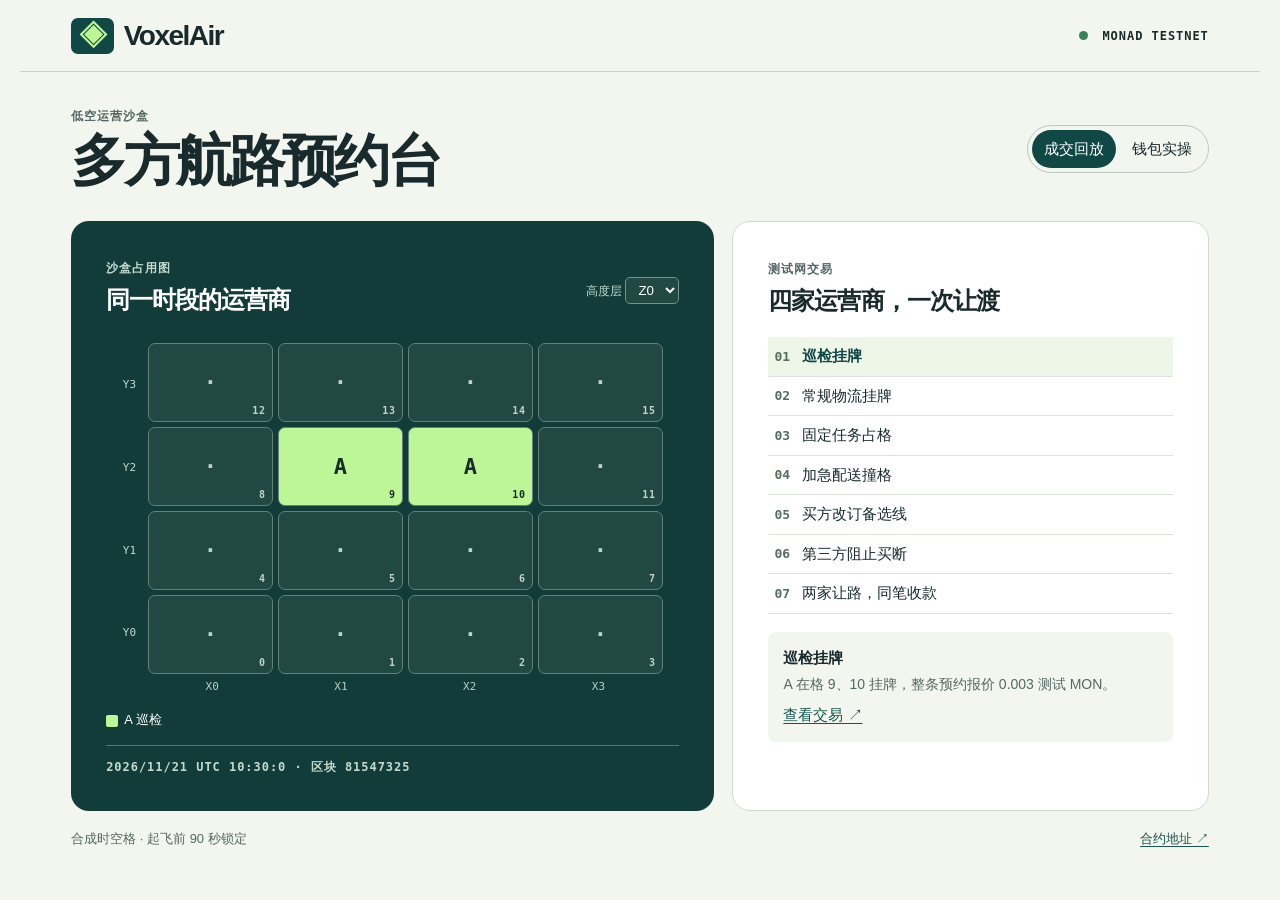
<file: index.html>
<!doctype html>
<html lang="zh-CN"><meta charset="utf-8"><meta name="viewport" content="width=device-width, initial-scale=1"><title>VoxelAir · 多方预约台</title>
<link rel="stylesheet" href="ui.css"><link rel="stylesheet" href="market.css"><body>
<header><div class="brand"><i>◈</i> VoxelAir</div><span class="network"><b></b> MONAD TESTNET</span></header>
<main><div class="intro"><div><small>低空运营沙盒</small><h1>多方航路预约台</h1></div><nav aria-label="模式"><button id="demoTab" aria-pressed="true">成交回放</button><button id="tradeTab" aria-pressed="false">钱包实操</button></nav></div>
<section id="workbench"><article class="chart"><div class="chart-head"><div><small>沙盒占用图</small><h2 id="mapTitle">同一时段的运营商</h2></div><label>高度层 <select id="level" aria-label="高度层"><option>Z0</option><option>Z1</option><option>Z2</option><option>Z3</option></select></label></div>
<div class="gridwrap"><div class="ylabels" aria-hidden="true"><span>Y3</span><span>Y2</span><span>Y1</span><span>Y0</span></div><div id="map" aria-label="空间格"></div><div class="xaxis" aria-hidden="true"><span>X0</span><span>X1</span><span>X2</span><span>X3</span></div></div><div id="legend" class="legend"></div><div id="slice" class="mapfoot"></div></article>
<article class="panel" id="history"><small>测试网交易</small><h2>四家运营商，一次让渡</h2><div id="timeline"></div><div class="detail" aria-live="polite"><strong id="result"></strong><p id="reason"></p><a id="receipt" target="_blank" rel="noopener">查看交易 ↗</a></div></article>
<article class="panel" id="trading" hidden><small>起飞前预约</small><h2>提交意向航线</h2><button id="connect">连接钱包</button> <span id="account"></span>
<label>起飞分钟（本机时间）<input id="start" type="datetime-local"></label>
<label>意向格号（按经过次序，用逗号分隔）<input id="route" value="6,10,14,15"></label>
<label>直接预约时的让路报价（测试 MON，0 为不可买断）<input id="price" value="0" type="text" inputmode="decimal"></label>
<label>随成交释放我的旧预约<select id="alt"><option value="">保留全部</option></select></label>
<details><summary>管理所选旧预约</summary><button id="release">释放整份预约</button> <button id="markDeparted">标记已起飞</button></details><div class="buttons"><button id="preview">读取占用与报价</button><button id="submit" disabled>提交</button></div>
<div class="detail"><strong id="intent">尚未核对报价</strong><ul id="quotes"></ul><p id="notice" role="status"></p><a id="lastTx" target="_blank" rel="noopener" hidden>查看本次交易 ↗</a></div></article></section>
<footer><span>合成时空格 · 起飞前 90 秒锁定</span><a id="contract" target="_blank" rel="noopener">合约地址 ↗</a></footer></main>
<script src="ethers.min.js"></script><script src="market-data.js"></script><script src="market.js"></script></body></html>
</file>
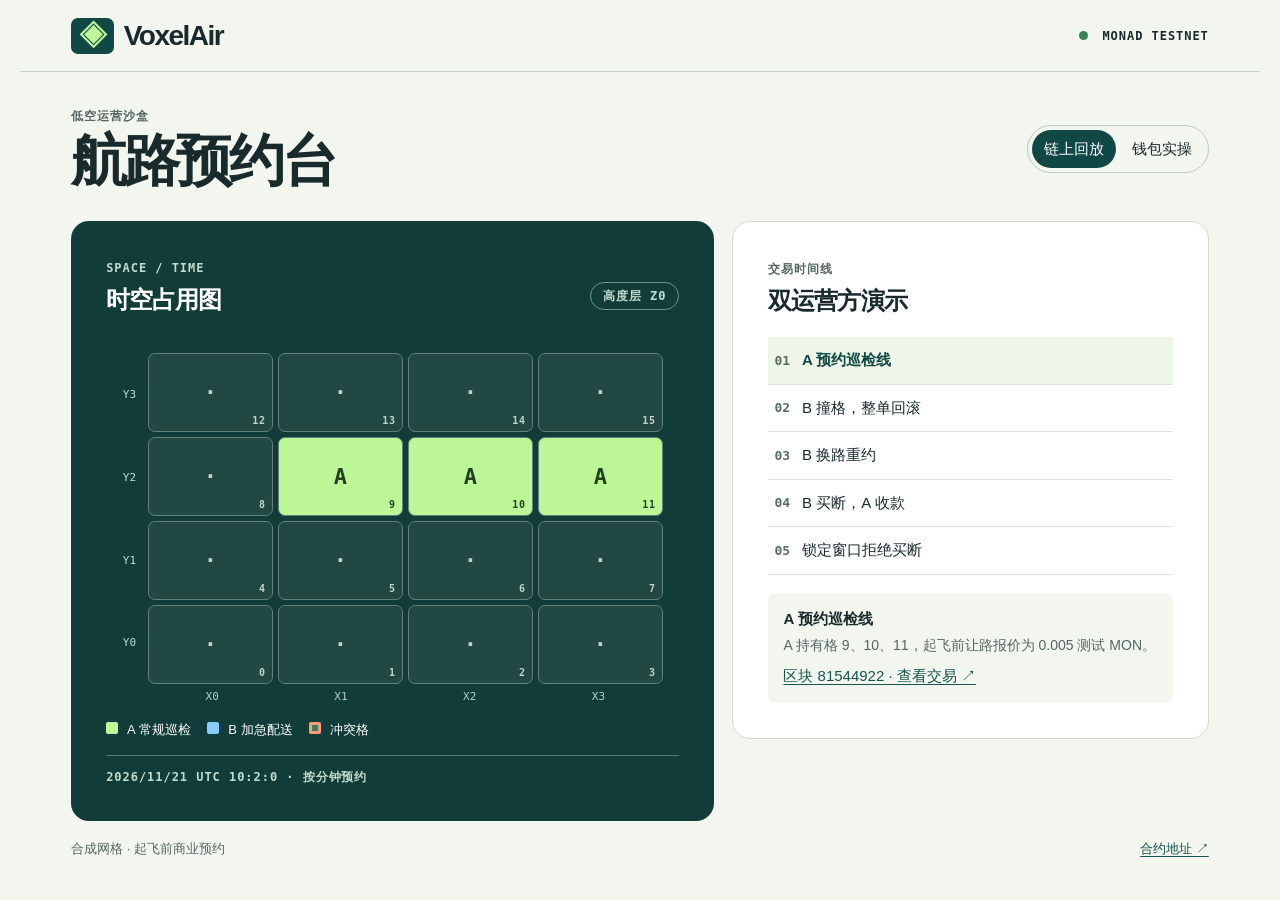
<file: pair.html>
<!doctype html><html lang="zh-CN"><meta charset="utf-8"><meta name="viewport" content="width=device-width, initial-scale=1"><title>VoxelAir · 航路预约台</title>
<link rel="stylesheet" href="ui.css"><body><header><div class="brand"><i>◈</i> VoxelAir</div><span class="network"><b></b> MONAD TESTNET</span></header>
<main><div class="intro"><div><small>低空运营沙盒</small><h1>航路预约台</h1></div><nav aria-label="模式"><button id="replay" aria-pressed="true">链上回放</button><button id="live" aria-pressed="false">钱包实操</button></nav></div>
<section id="workbench"><article class="chart"><div class="chart-head"><div><small>SPACE / TIME</small><h2 id="mapTitle">时空占用图</h2></div><span id="layer">高度层 Z0</span></div>
<div class="gridwrap"><div class="ylabels" aria-hidden="true"><span>Y3</span><span>Y2</span><span>Y1</span><span>Y0</span></div><div id="map" role="group" aria-label="合成网格占用"></div><div class="xaxis" aria-hidden="true"><span>X0</span><span>X1</span><span>X2</span><span>X3</span></div></div>
<div class="legend"><span><b class="key a"></b> A 常规巡检</span><span><b class="key b"></b> B 加急配送</span><span><b class="key c"></b> 冲突格</span></div><div class="mapfoot" id="time"></div></article>
<article class="panel" id="story"><small>交易时间线</small><h2>双运营方演示</h2><div id="timeline"></div><div class="detail"><strong id="stepTitle"></strong><p id="detail"></p><a id="tx" target="_blank" rel="noopener">查看测试网交易 ↗</a></div></article>
<article class="panel" id="actions" hidden><small>测试网操作</small><h2>预约与让渡</h2><p class="note">准备两个持有测试 MON 的钱包账户。先用 A 预约，再切到 B。</p>
<button id="connect">连接当前钱包</button><p id="who"></p>
<label>起飞时段（本机时间）<input type="datetime-local" id="start"></label>
<label>A 的让路报价（测试 MON，0 为不可买断）<input id="price" type="number" value="0.005" min="0" step="0.001"></label>
<div class="buttons"><button data-action="reserve">A · 预约主线</button><button data-action="conflict">B · 尝试冲突线</button><button data-action="reroute">B · 预约备选线</button><button data-action="buyout">B · 按报价买断</button></div>
<button id="refresh">读取链上占用</button><button id="reset">换一轮演示</button><p class="note">发送失败交易也会产生 gas。锁定窗口为起飞前 90 秒。</p><p id="feedback" role="status"></p><a id="liveTx" hidden target="_blank" rel="noopener">查看本次交易 ↗</a></article></section>
<footer><span>合成网格 · 起飞前商业预约</span><a id="contract" target="_blank" rel="noopener">合约地址 ↗</a></footer></main>
<script src="ethers.min.js"></script><script src="deployment.js"></script><script src="app.js"></script></body></html>
</file>
<file: ui.css>
:root{color-scheme:light;--ink:#192a2c;--teal:#104845;--muted:#556764;--a:#bdf697;--b:#86ccff;--c:#ff9d75}
*{box-sizing:border-box}body{margin:0;background:#f3f5ef;color:var(--ink);font:15px/1.5 'Inter','Microsoft YaHei',sans-serif}header,main{max-width:1240px;margin:auto}header{height:72px;border-bottom:1px solid #c8d2c8;display:flex;align-items:center;justify-content:space-between;padding:0 4vw}.brand{font:750 28px/1 'Inter',sans-serif;letter-spacing:-1.5px;display:flex;align-items:center;gap:10px}.brand i{font-style:normal;background:var(--teal);color:var(--a);border-radius:7px;padding:4px 8px}.network,small,.mapfoot,#layer{font:600 12px/1.5 'IBM Plex Mono',monospace;letter-spacing:.08em}.network b,.key{display:inline-block;margin-right:6px;background:#37815d;width:9px;height:9px;border-radius:50%}main{padding:32px 4vw}.intro,.chart-head,footer,.legend{display:flex;align-items:center;justify-content:space-between;gap:16px}.intro{margin-bottom:27px}small{color:var(--muted)}h1,h2,p{margin:0}h1{font-size:clamp(32px,5vw,56px);letter-spacing:-.06em;line-height:1.2}h2{font-size:24px;margin:4px 0 18px;letter-spacing:-.04em}nav{display:flex;border:1px solid #bccbc3;border-radius:30px;padding:4px;gap:4px}button{font:inherit;color:var(--ink);border:1px solid #bdc9c1;cursor:pointer;background:#fff;border-radius:8px;padding:8px 12px}nav button{border:0;border-radius:26px;background:transparent}nav button[aria-pressed=true],.buttons button:hover,#connect{color:white;background:var(--teal)}button:disabled{opacity:.55;cursor:wait}button:focus-visible,a:focus-visible{outline:3px solid #f38d47;outline-offset:2px}#workbench{display:grid;grid-template-columns:1.35fr 1fr;gap:18px;align-items:start}.chart,.panel{border-radius:18px;padding:clamp(18px,3vw,35px)}.chart{background:#123c39;color:#fff}.chart small,.mapfoot,#layer{color:#c2dbce}#layer{border:1px solid #73938b;border-radius:18px;padding:4px 12px}.gridwrap{display:grid;grid-template-columns:25px minmax(0,1fr);max-width:540px;margin:17px auto}.axis{display:grid;line-height:1;align-items:center;font-size:0}.axis:before{content:'Y3　 Y2　 Y1　 Y0';writing-mode:vertical-lr;text-orientation:upright;font:11px monospace;color:#c2dbce;letter-spacing:.1em}.xaxis{grid-column:2;display:flex;justify-content:space-around;color:#b6cfc6;font:11px monospace;margin-top:6px}#map{display:grid;grid-template-columns:repeat(4,1fr);gap:5px}.cell{height:clamp(50px,6.5vw,79px);border:1px solid #648079;border-radius:7px;display:flex;align-items:center;justify-content:center;position:relative;background:#214843;color:#c2d3c9;font:700 22px monospace}.cell small{position:absolute;bottom:3px;right:6px;font-size:10px;color:inherit}.cell.a,.key.a{background:var(--a);color:#234021}.cell.b,.key.b{background:var(--b);color:#183f58}.cell.c,.key.c{outline:3px solid var(--c);outline-offset:-3px}.legend{justify-content:flex-start;flex-wrap:wrap;font-size:13px}.key{border-radius:2px;width:12px;height:12px}.mapfoot{margin-top:15px;border-top:1px solid #54746c;padding-top:12px}.panel{background:white;border:1px solid #d2dbd2}.row{width:100%;display:flex;align-items:center;gap:12px;text-align:left;border:0;border-bottom:1px solid #dce3db;border-radius:0;padding:12px 6px}.row[aria-pressed=true]{font-weight:bold;color:var(--teal);background:#edf6e7}.row i{font:600 13px monospace;color:#566e62}.detail{margin-top:18px;padding:15px;border-radius:8px;background:#f3f6ef}.detail p,.note{color:var(--muted);font-size:14px;margin:5px 0 9px}a{color:#165650;text-underline-offset:3px}footer{margin-top:18px;color:var(--muted);font-size:13px}label{display:block;margin:10px 0;font-size:14px}input{display:block;width:100%;padding:8px;border:1px solid #aebeb5;border-radius:6px;font:inherit}.buttons{display:grid;grid-template-columns:1fr 1fr;gap:6px;margin:12px 0}#who,#feedback{overflow-wrap:anywhere;font-size:14px;margin:8px 0}[hidden]{display:none!important}@media(max-width:760px){#workbench{grid-template-columns:1fr}.intro{align-items:flex-start}.intro nav{font-size:13px}.chart,.panel{padding:18px}.cell{height:55px}}
.ylabels{display:grid;grid-template-rows:repeat(4,1fr);align-items:center;font:11px monospace;color:#c2dbce}
</file>
<file: market.css>
.chart-head label{color:#c2dbce;font-size:12px}.chart select{color:#fff;background:#214843;border:1px solid #73938b;padding:4px 8px;border-radius:5px}
#map .cell{cursor:default}#map .chosen{box-shadow:inset 0 0 0 2px #fff8bf}#map .collision{box-shadow:inset 0 0 0 3px #ff9974}
.legend{gap:8px 14px;justify-content:flex-start}.legend .key{vertical-align:middle}#timeline .row{padding:8px 6px}
#trading select{width:100%;padding:8px;border:1px solid #aebeb5;border-radius:6px;background:#fff}#account{font:13px monospace}
#quotes{padding-left:18px;margin:5px 0;color:#37554b}#quotes:empty{display:none}#notice{overflow-wrap:anywhere}#submit:enabled{background:#104845;color:white}
.chart-head h2{margin-bottom:8px}#workbench{align-items:stretch}#trading button:disabled{cursor:not-allowed}
</file>
